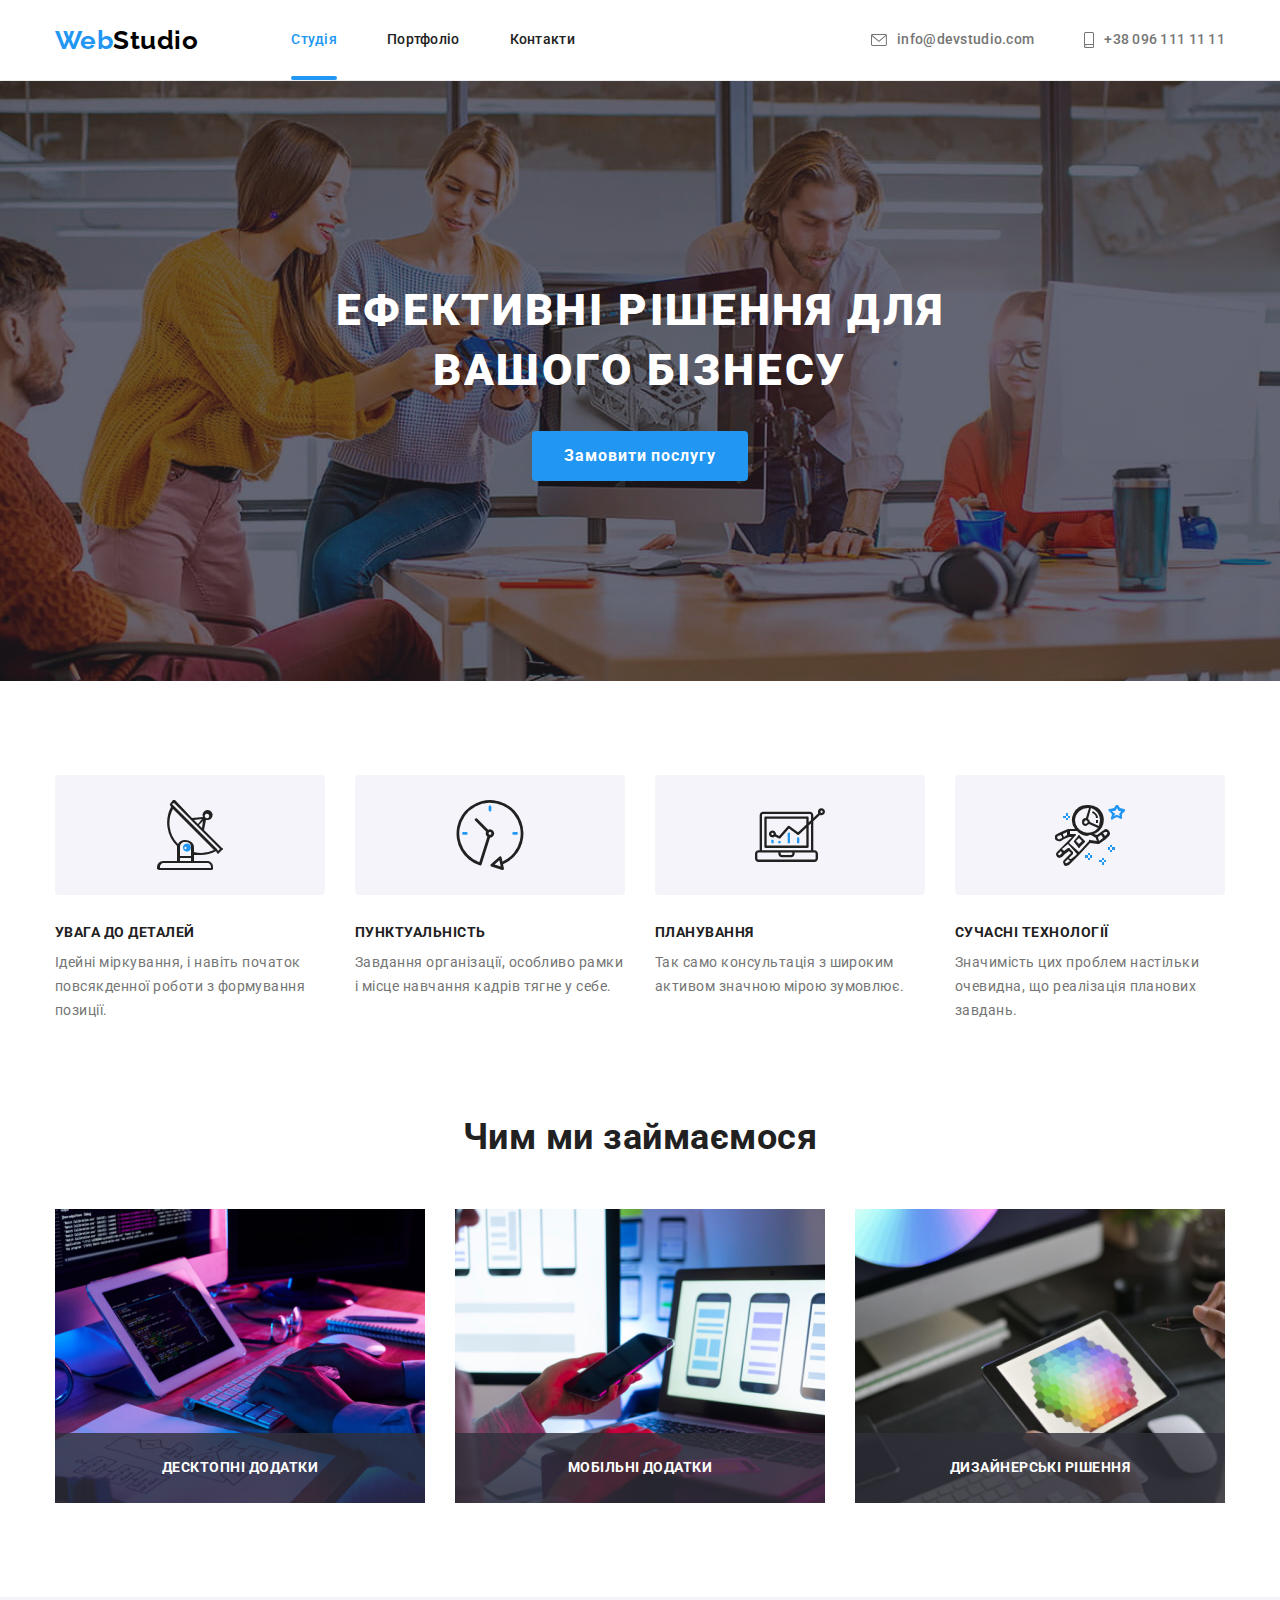
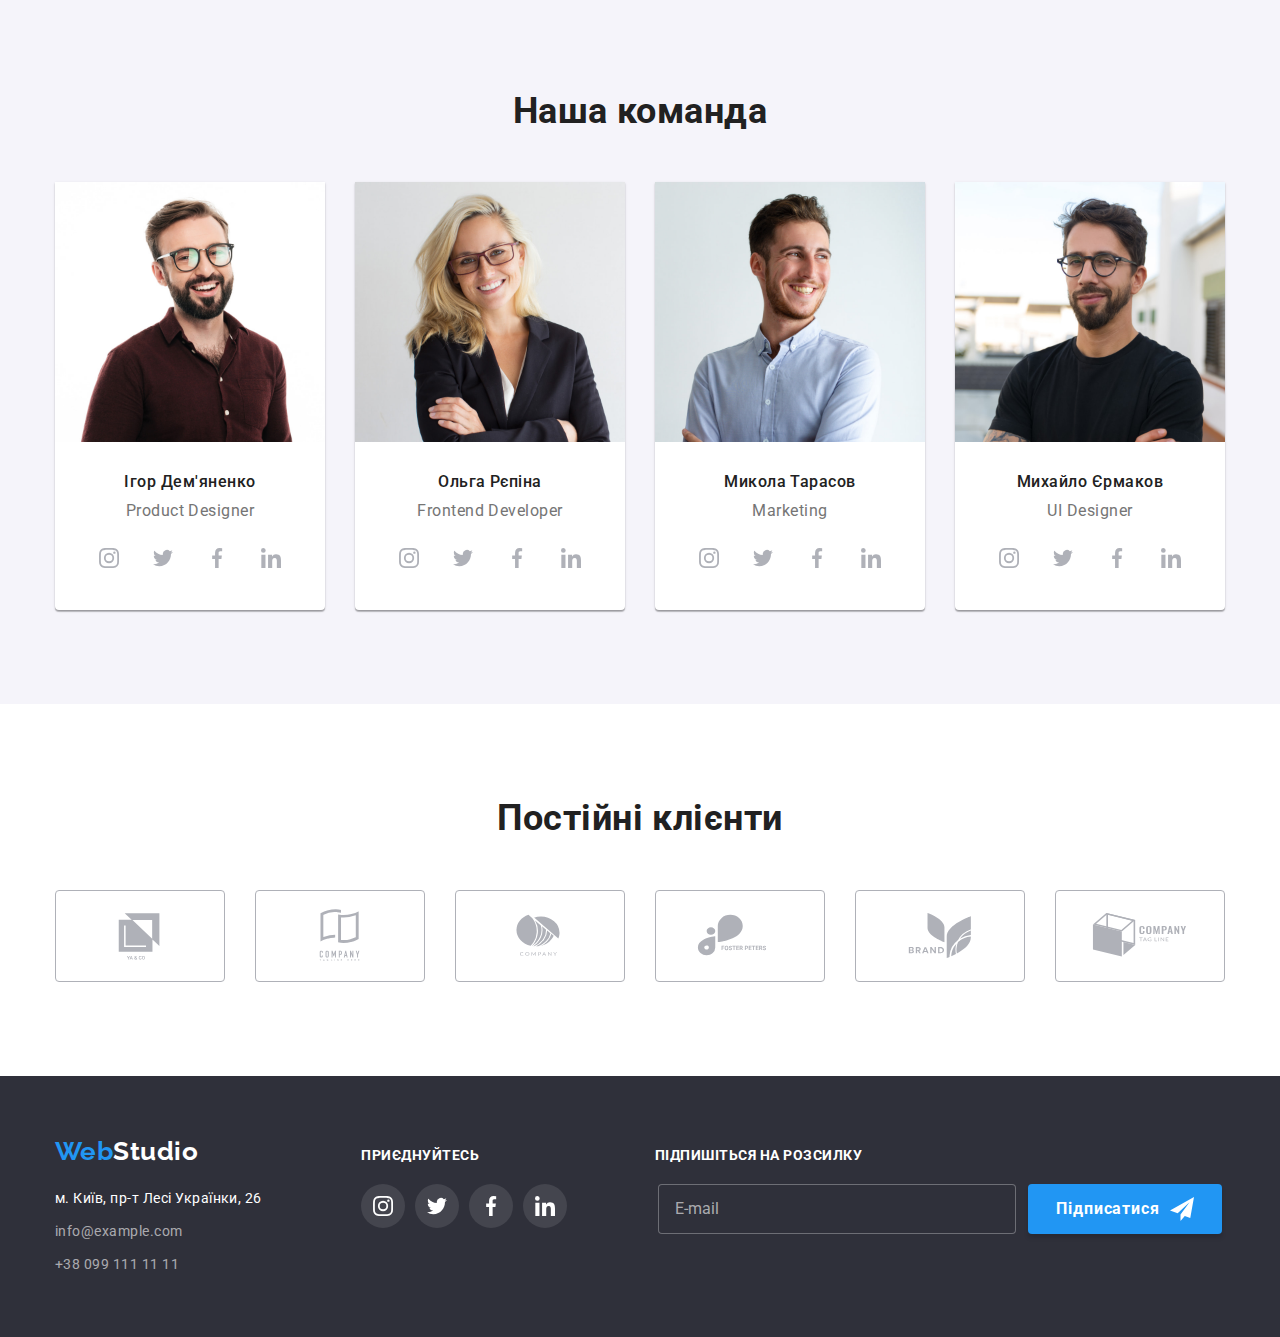
<file: index.html>
<!DOCTYPE html>
<html lang="ua">
  <head>
    <meta charset="UTF-8" />
    <meta http-equiv="X-UA-Compatible" content="IE=edge" />
    <meta name="viewport" content="width=device-width, initial-scale=1.0" />
    <title>WebStudio</title>
    <link
      href="https://fonts.googleapis.com/css2?family=Raleway:wght@700&family=Roboto:wght@400;500;700;900&display=swap"
      rel="stylesheet"
    />
    <link
      rel="stylesheet"
      href="https://cdnjs.cloudflare.com/ajax/libs/modern-normalize/1.1.0/modern-normalize.min.css"
    />
    <link rel="stylesheet" href="./css/main.min.css" />
  </head>
  <body>
    <!-- Header  -->
    <header class="header">
      <div class="container header-container">
        <nav class="header__nav">
          <a href="./index.html" class="logo"
            >Web<span class="logo_header logo__header--accent">Studio</span></a
          >
          <ul class="site-nav list">
            <li class="site-nav__item">
              <a
                href="./index.html"
                class="site-nav__link site-nav__link--current"
                >Студія</a
              >
            </li>
            <li class="site-nav__item">
              <a href="./portfolio.html" class="site-nav__link">Портфоліо</a>
            </li>
            <li class="site-nav__item">
              <a href="" class="site-nav__link">Контакти</a>
            </li>
          </ul>
        </nav>
        <ul class="contacts header__contacts list">
          <li class="contacts__item contacts__item--header">
            <a href="mailto:info@devstudio.com" class="contacts__link contacts__link--header">
              <svg class="contacts__icon" width="16px" height="12px">
                <use href="./images/icons.svg#envelope"></use>
              </svg>
              info@devstudio.com
            </a>
          </li>
          <li class="contacts__item contacts__item--header">
            <a href="tel:+380961111111" class="contacts__link contacts__link--header">
              <svg class="contacts__icon" width="10px" height="16px">
                <use href="./images/icons.svg#smartphone"></use>
              </svg>
              +38 096 111 11 11
            </a>
          </li>
        </ul>
      </div>
    </header>
    <!-- Main content -->
    <main>
      <!-- Hero -->
      <div class="hero-container">
        <section class="hero">
          <h1 class="hero__title">Ефективні рішення для вашого бізнесу</h1>
          <button data-modal-open class="hero__button">Замовити послугу</button>
        </section>
      </div>

      <!-- Qualities -->
      <section class="section">
        <div class="container">
          <h2 class="section__title section__title--hidden">Наші якості</h2>
          <ul class="qualities list">
            <li class="qualities__item">
              <div class="qualities__icon-container">
                <svg class="qualities__icon">
                  <use href="./images/icons.svg#antenna"></use>
                </svg>
              </div>
              <h3 class="qualities__title">Увага до деталей</h3>
              <p class="qualities__text">
                Ідейні міркування, і навіть початок повсякденної роботи з
                формування позиції.
              </p>
            </li>
            <li class="qualities__item">
              <div class="qualities__icon-container">
                <svg class="qualities__icon">
                  <use href="./images/icons.svg#clock"></use>
                </svg>
              </div>
              <h3 class="qualities__title">Пунктуальність</h3>
              <p class="qualities__text">
                Завдання організації, особливо рамки і місце навчання кадрів
                тягне у себе.
              </p>
            </li>
            <li class="qualities__item">
              <div class="qualities__icon-container">
                <svg class="qualities__icon">
                  <use href="./images/icons.svg#diagram"></use>
                </svg>
              </div>
              <h3 class="qualities__title">Планування</h3>
              <p class="qualities__text">
                Так само консультація з широким активом значною мірою зумовлює.
              </p>
            </li>
            <li class="qualities__item">
              <div class="qualities__icon-container">
                <svg class="qualities__icon">
                  <use href="./images/icons.svg#astronaut"></use>
                </svg>
              </div>
              <h3 class="qualities__title">Сучасні технології</h3>
              <p class="qualities__text">
                Значимість цих проблем настільки очевидна, що реалізація
                планових завдань.
              </p>
            </li>
          </ul>
        </div>
      </section>

      <!-- Work -->
      <section class="section section--no-top-padding">
        <div class="container">
          <h2 class="section__title">Чим ми займаємося</h2>
          <ul class="work list">
            <li class="work__item">
              <img
                src="./images/studio/box1.jpg"
                alt="Поиск решений"
                width="370"
                height="auto"
              />
              <p class="work__description">Десктопні додатки</p>
            </li>
            <li class="work__item">
              <img
                src="./images/studio/box2.jpg"
                alt="Створення прототипів"
                width="370"
                height="auto"
              />
              <p class="work__description">Мобільні додатки</p>
            </li>
            <li class="work__item">
              <img
                src="./images/studio/box3.jpg"
                alt="Тестирование идей"
                width="370"
                height="auto"
              />
              <p class="work__description">Дизайнерські рішення</p>
            </li>
          </ul>
        </div>
      </section>

      <!-- Team -->
      <section class="section section__team">
        <div class="container">
          <h2 class="section__title">Наша команда</h2>
          <ul class="team list">
            <li class="team__item">
              <img
                src="./images/studio/igor.jpg"
                alt="Ігор Дем'яненко"
                width="270"
                height="260"
                class="team__photo"
              />
              <h3 class="team__member">Ігор Дем'яненко</h3>
              <p class="team__job">Product Designer</p>
              <ul class="social-net list">
                <li class="social-net__item">
                  <a href="" class="social-net__link">
                    <svg class="social-net__icon">
                      <use href="./images/icons.svg#instagram"></use></svg
                  ></a>
                </li>
                <li class="social-net__item">
                  <a href="" class="social-net__link"
                    ><svg class="social-net__icon">
                      <use href="./images/icons.svg#twitter"></use></svg
                  ></a>
                </li>
                <li class="social-net__item">
                  <a href="" class="social-net__link"
                    ><svg class="social-net__icon">
                      <use href="./images/icons.svg#facebook"></use></svg
                  ></a>
                </li>
                <li class="social-net__item">
                  <a href="" class="social-net__link"
                    ><svg class="social-net__icon">
                      <use href="./images/icons.svg#linkedin"></use></svg
                  ></a>
                </li>
              </ul>
            </li>
            <li class="team__item">
              <img
                src="./images/studio/olha.jpg"
                alt="Ольга Рєпіна"
                width="270"
                height="260"
                class="team__photo"
              />
              <h3 class="team__member">Ольга Рєпіна</h3>
              <p class="team__job">Frontend Developer</p>
              <ul class="social-net list">
                <li class="social-net__item">
                  <a href="" class="social-net__link">
                    <svg class="social-net__icon">
                      <use href="./images/icons.svg#instagram"></use></svg
                  ></a>
                </li>
                <li class="social-net__item">
                  <a href="" class="social-net__link"
                    ><svg class="social-net__icon">
                      <use href="./images/icons.svg#twitter"></use></svg
                  ></a>
                </li>
                <li class="social-net__item">
                  <a href="" class="social-net__link"
                    ><svg class="social-net__icon">
                      <use href="./images/icons.svg#facebook"></use></svg
                  ></a>
                </li>
                <li class="social-net__item">
                  <a href="" class="social-net__link"
                    ><svg class="social-net__icon">
                      <use href="./images/icons.svg#linkedin"></use></svg
                  ></a>
                </li>
              </ul>
            </li>
            <li class="team__item">
              <img
                src="./images/studio/kolia.jpg"
                alt="Микола Тарасов"
                width="270"
                height="260"
                class="team__photo"
              />
              <h3 class="team__member">Микола Тарасов</h3>
              <p class="team__job">Marketing</p>
              <ul class="social-net list">
                <li class="social-net__item">
                  <a href="" class="social-net__link">
                    <svg class="social-net__icon">
                      <use href="./images/icons.svg#instagram"></use></svg
                  ></a>
                </li>
                <li class="social-net__item">
                  <a href="" class="social-net__link"
                    ><svg class="social-net__icon">
                      <use href="./images/icons.svg#twitter"></use></svg
                  ></a>
                </li>
                <li class="social-net__item">
                  <a href="" class="social-net__link"
                    ><svg class="social-net__icon">
                      <use href="./images/icons.svg#facebook"></use></svg
                  ></a>
                </li>
                <li class="social-net__item">
                  <a href="" class="social-net__link"
                    ><svg class="social-net__icon">
                      <use href="./images/icons.svg#linkedin"></use></svg
                  ></a>
                </li>
              </ul>
            </li>
            <li class="team__item">
              <img
                src="./images/studio/misha.jpg"
                alt="Михайло Єрмаков"
                width="270"
                height="260"
                class="team__photo"
              />
              <h3 class="team__member">Михайло Єрмаков</h3>
              <p class="team__job">UI Designer</p>
              <ul class="social-net list">
                <li class="social-net__item">
                  <a href="" class="social-net__link">
                    <svg class="social-net__icon">
                      <use href="./images/icons.svg#instagram"></use></svg
                  ></a>
                </li>
                <li class="social-net__item">
                  <a href="" class="social-net__link"
                    ><svg class="social-net__icon">
                      <use href="./images/icons.svg#twitter"></use></svg
                  ></a>
                </li>
                <li class="social-net__item">
                  <a href="" class="social-net__link"
                    ><svg class="social-net__icon">
                      <use href="./images/icons.svg#facebook"></use></svg
                  ></a>
                </li>
                <li class="social-net__item">
                  <a href="" class="social-net__link"
                    ><svg class="social-net__icon">
                      <use href="./images/icons.svg#linkedin"></use></svg
                  ></a>
                </li>
              </ul>
            </li>
          </ul>
        </div>
      </section>

      <!-- Clients-->
      <section class="section">
        <div class="container">
          <h2 class="section__title">Постійні клієнти</h2>
          <ul class="clients list">
            <li class="clients__item">
              <a href="" class="clients__link">
                <svg class="clients__icon">
                  <use href="./images/icons.svg#client1-logo"></use>
                </svg>
              </a>
            </li>
            <li class="clients__item">
              <a href="" class="clients__link">
                <svg class="clients__icon">
                  <use href="./images/icons.svg#client2-logo"></use>
                </svg>
              </a>
            </li>
            <li class="clients__item">
              <a href="" class="clients__link">
                <svg class="clients__icon">
                  <use href="./images/icons.svg#client3-logo"></use>
                </svg>
              </a>
            </li>
            <li class="clients__item">
              <a href="" class="clients__link">
                <svg class="clients__icon">
                  <use href="./images/icons.svg#client4-logo"></use>
                </svg>
              </a>
            </li>
            <li class="clients__item">
              <a href="" class="clients__link">
                <svg class="clients__icon">
                  <use href="./images/icons.svg#client5-logo"></use>
                </svg>
              </a>
            </li>
            <li class="clients__item">
              <a href="" class="clients__link">
                <svg class="clients__icon">
                  <use href="./images/icons.svg#client6-logo"></use>
                </svg>
              </a>
            </li>
          </ul>
        </div>
      </section>

      <!-- Modal -->
      <div data-modal class="backdrop is-hidden">
        <div class="modal">
          <button data-modal-close class="close-button">
            <svg class="close-button__icon">
              <use href="./images/icons.svg#cross"></use>
            </svg>
          </button>

          <!-- Service form -->
          <form class="service-form">
            <p class="service-form__title">
              Залиште свої дані, ми вам передзвонимо
            </p>
            <div class="service-form__field">
              <label for="name"> Ім'я </label>
              <input type="text" name="name" id="name" autofocus />
              <svg class="service-form__icon">
                <use href="./images/icons.svg#person"></use>
              </svg>
            </div>
            <div class="service-form__field">
              <label for="phone">Телефон </label>
              <input type="tel" name="phone" id="phone" />
              <svg class="service-form__icon">
                <use href="./images/icons.svg#phone"></use>
              </svg>
            </div>
            <div class="service-form__field">
              <label for="email">Пошта</label>
              <input type="email" name="email" id="email" />
              <svg class="service-form__icon">
                <use href="./images/icons.svg#mail"></use>
              </svg>
            </div>
            <div class="service-form__field">
              <label for="comment">Коментар</label>
              <textarea
                name="comment"
                id="comment"
                placeholder="Введіть текст"
              ></textarea>
            </div>

            <label class="policy">
              <input
                class="policy__checkbox"
                type="checkbox"
                name="policy"
                value="agree"
              />
              <span class="policy__icon"> </span>
              Погоджуюся з розсилкою та приймаю
              <a href="" class="policy__link"> Умови договору</a>
            </label>

            <div class="send-button__container">
              <button type="submit" class="send-button">Відправити</button>
            </div>
          </form>
        </div>
      </div>
    </main>

    <!-- Footer -->
    <footer class="footer">
      <div class="container">
        <div class="footer-container">
          <div class="footer-nav">
            <a href="./index.html" class="logo footer__logo"
              >Web<span class="logo__footer--accent">Studio</span></a
            >
            <address>
              <p class="footer-nav__address">м. Київ, пр-т Лесі Українки, 26</p>
              <ul class="contacts list">
                <li class="contacts__item contacts__item--footer">
                  <a href="mailto:info@example.com" class="contacts__link contacts__link--footer">
                    info@example.com
                  </a>
                </li>
                <li class="contacts__item contacts__item--footer">
                  <a href="tel:+380991111111" class="contacts__link contacts__link--footer">
                    +38 099 111 11 11
                  </a>
                </li>
              </ul>
            </address>
          </div>
          <div class="footer__social-net-container">
            <p class="footer__join-text">приєднуйтесь</p>
            <ul class="social-net list">
              <li class="social-net__item">
                <a href="" class="social-net__link social-net__link--footer">
                  <svg class="social-net__icon">
                    <use href="./images/icons.svg#instagram"></use></svg
                ></a>
              </li>
              <li class="social-net__item">
                <a href="" class="social-net__link social-net__link--footer"
                  ><svg class="social-net__icon">
                    <use href="./images/icons.svg#twitter"></use></svg
                ></a>
              </li>
              <li class="social-net__item">
                <a href="" class="social-net__link social-net__link--footer"
                  ><svg class="social-net__icon">
                    <use href="./images/icons.svg#facebook"></use></svg
                ></a>
              </li>
              <li class="social-net__item">
                <a href="" class="social-net__link social-net__link--footer"
                  ><svg class="social-net__icon">
                    <use href="./images/icons.svg#linkedin"></use></svg
                ></a>
              </li>
            </ul>
          </div>
          <form class="subscribe-form">
            <p class="subscribe-form__title">Підпишіться на розсилку</p>
            <div class="subscribe-form__wrapper">
              <input type="email" name="mail" id="mail" placeholder="E-mail" />
              <button type="submit" class="submit-button">
                Підписатися
                <svg class="submit-button__icon">
                  <use href="./images/icons.svg#send"></use>
                </svg>
              </button>
            </div>
          </form>
        </div>
      </div>
    </footer>
    <script src="./js/modal.js"></script>
  </body>
</html>
</file>
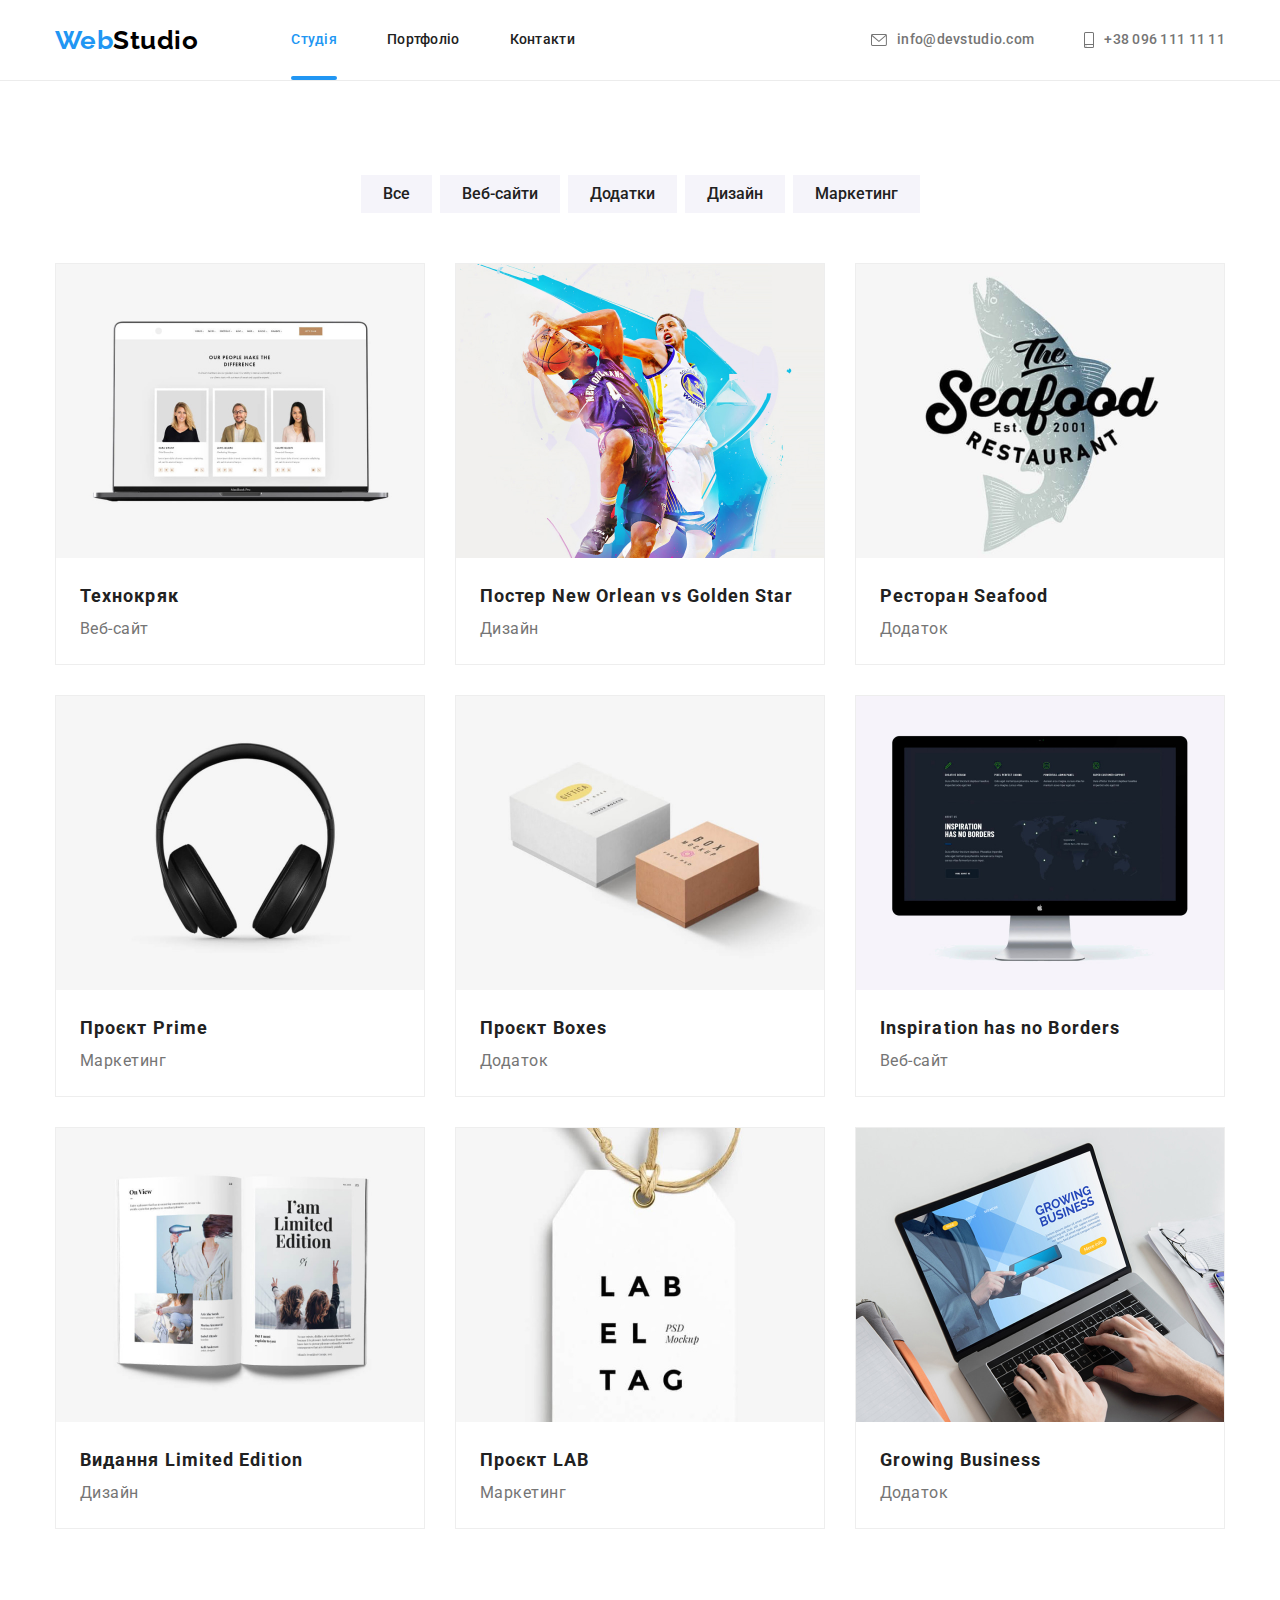
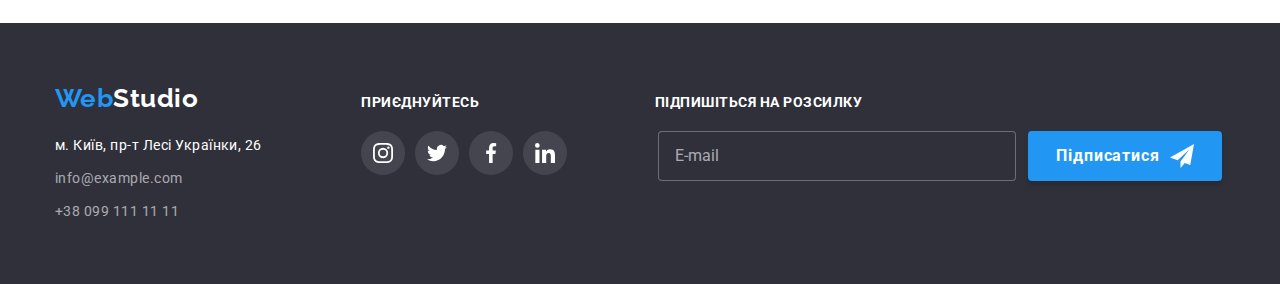
<file: portfolio.html>
<!DOCTYPE html>
<html lang="ua">
  <head>
    <meta charset="UTF-8" />
    <meta http-equiv="X-UA-Compatible" content="IE=edge" />
    <meta name="viewport" content="width=device-width, initial-scale=1.0" />
    <title>Portfolio</title>
    <link
      href="https://fonts.googleapis.com/css2?family=Raleway:wght@700&family=Roboto:wght@400;500;700;900&display=swap"
      rel="stylesheet"
    />
    <link
      rel="stylesheet"
      href="https://cdnjs.cloudflare.com/ajax/libs/modern-normalize/1.1.0/modern-normalize.min.css"
    />
    <link rel="stylesheet" href="./css/main.min.css" />
  </head>
  <body>
    <!-- Header  -->
   <header class="header">
      <div class="container header-container">
        <nav class="header__nav">
          <a href="./index.html" class="logo"
            >Web<span class="logo_header logo__header--accent">Studio</span></a
          >
          <ul class="site-nav list">
            <li class="site-nav__item">
              <a
                href="./index.html"
                class="site-nav__link site-nav__link--current"
                >Студія</a
              >
            </li>
            <li class="site-nav__item">
              <a href="./portfolio.html" class="site-nav__link">Портфоліо</a>
            </li>
            <li class="site-nav__item">
              <a href="" class="site-nav__link">Контакти</a>
            </li>
          </ul>
        </nav>
        <ul class="contacts header__contacts list">
          <li class="contacts__item contacts__item--header">
            <a href="mailto:info@devstudio.com" class="contacts__link contacts__link--header">
              <svg class="contacts__icon" width="16px" height="12px">
                <use href="./images/icons.svg#envelope"></use>
              </svg>
              info@devstudio.com
            </a>
          </li>
          <li class="contacts__item contacts__item--header">
            <a href="tel:+380961111111" class="contacts__link contacts__link--header">
              <svg class="contacts__icon" width="10px" height="16px">
                <use href="./images/icons.svg#smartphone"></use>
              </svg>
              +38 096 111 11 11
            </a>
          </li>
        </ul>
      </div>
    </header>

    <!-- Main content -->
    <main>
      <!-- Work examples -->
      <section class="section">
        <div class="container">
          <h1 class="section-title section__title--hidden">Наші роботи</h1>
          <ul class="work-categories list">
            <li class="work-categories__item">
              <button type="button" class="work-categories__button">Все</button>
            </li>
            <li class="work-categories__item">
              <button type="button" class="work-categories__button">
                Веб-сайти
              </button>
            </li>
            <li class="work-categories__item">
              <button type="button" class="work-categories__button">
                Додатки
              </button>
            </li>
            <li class="work-categories__item">
              <button type="button" class="work-categories__button">
                Дизайн
              </button>
            </li>
            <li class="work-categories__item">
              <button type="button" class="work-categories__button">
                Маркетинг
              </button>
            </li>
          </ul>
          <ul class="work-example list">
            <li class="work-example__item">
              <div class="work-example__image">
                <img
                  src="./images/portfolio/techno.jpg"
                  alt="Технокряк"
                  width="370"
                  height="294"
                />
                <p class="work-example__text">
                  Ресурс пропонує комплексні пропозиції з різним рівнем
                  функціоналу та сервісів. Все це дозволить відвідувачу отримати
                  вичерпні відомості про компанію чи приватну особу.
                </p>
              </div>
              <div class="work-description">
                <h2 class="work-description__title">Технокряк</h2>
                <p class="work-description__text">Веб-сайт</p>
              </div>
            </li>
            <li class="work-example__item">
              <div class="work-example__image">
                <img
                  src="./images/portfolio/new-orlean.jpg"
                  alt="Постер New Orlean vs Golden Star"
                  width="370"
                  height="294"
                />
                <p class="work-example__text">
                  Ресурс пропонує комплексні пропозиції з різним рівнем
                  функціоналу та сервісів. Все це дозволить відвідувачу отримати
                  вичерпні відомості про компанію чи приватну особу.
                </p>
              </div>
              <div class="work-description">
                <h2 class="work-description__title">
                  Постер New Orlean vs Golden Star
                </h2>
                <p class="work-description__text">Дизайн</p>
              </div>
            </li>
            <li class="work-example__item">
              <div class="work-example__image">
                <img
                  src="./images/portfolio/seafood.jpg"
                  alt="Ресторан Seafood"
                  width="370"
                  height="294"
                />
                <p class="work-example__text">
                  Ресурс пропонує комплексні пропозиції з різним рівнем
                  функціоналу та сервісів. Все це дозволить відвідувачу отримати
                  вичерпні відомості про компанію чи приватну особу.
                </p>
              </div>
              <div class="work-description">
                <h2 class="work-description__title">Ресторан Seafood</h2>
                <p class="work-description__text">Додаток</p>
              </div>
            </li>
            <li class="work-example__item">
              <div class="work-example__image">
                <img
                  src="./images/portfolio/prime.jpg"
                  alt="Проєкт Prime"
                  width="370"
                  height="294"
                />
                <p class="work-example__text">
                  Ресурс пропонує комплексні пропозиції з різним рівнем
                  функціоналу та сервісів. Все це дозволить відвідувачу отримати
                  вичерпні відомості про компанію чи приватну особу.
                </p>
              </div>
              <div class="work-description">
                <h2 class="work-description__title">Проєкт Prime</h2>
                <p class="work-description__text">Маркетинг</p>
              </div>
            </li>
            <li class="work-example__item">
              <div class="work-example__image">
                <img
                  src="./images/portfolio/boxes.jpg"
                  alt="Проєкт Boxes"
                  width="370"
                  height="294"
                />
                <p class="work-example__text">
                  Ресурс пропонує комплексні пропозиції з різним рівнем
                  функціоналу та сервісів. Все це дозволить відвідувачу отримати
                  вичерпні відомості про компанію чи приватну особу.
                </p>
              </div>
              <div class="work-description">
                <h2 class="work-description__title">Проєкт Boxes</h2>
                <p class="work-description__text">Додаток</p>
              </div>
            </li>
            <li class="work-example__item">
              <div class="work-example__image">
                <img
                  src="./images/portfolio/inspiration.jpg"
                  alt="Inspiration has no Borders"
                  width="370"
                  height="294"
                />
                <p class="work-example__text">
                  Ресурс пропонує комплексні пропозиції з різним рівнем
                  функціоналу та сервісів. Все це дозволить відвідувачу отримати
                  вичерпні відомості про компанію чи приватну особу.
                </p>
              </div>
              <div class="work-description">
                <h2 class="work-description__title">
                  Inspiration has no Borders
                </h2>
                <p class="work-description__text">Веб-сайт</p>
              </div>
            </li>
            <li class="work-example__item">
              <div class="work-example__image">
                <img
                  src="./images/portfolio/limited-edition.jpg"
                  alt="Видання Limited Edition"
                  width="370"
                  height="294"
                />
                <p class="work-example__text">
                  Ресурс пропонує комплексні пропозиції з різним рівнем
                  функціоналу та сервісів. Все це дозволить відвідувачу отримати
                  вичерпні відомості про компанію чи приватну особу.
                </p>
              </div>
              <div class="work-description">
                <h2 class="work-description__title">Видання Limited Edition</h2>
                <p class="work-description__text">Дизайн</p>
              </div>
            </li>
            <li class="work-example__item">
              <div class="work-example__image">
                <img
                  src="./images/portfolio/lab.jpg"
                  alt="Проєкт LAB"
                  width="370"
                  height="294"
                />
                <p class="work-example__text">
                  Ресурс пропонує комплексні пропозиції з різним рівнем
                  функціоналу та сервісів. Все це дозволить відвідувачу отримати
                  вичерпні відомості про компанію чи приватну особу.
                </p>
              </div>
              <div class="work-description">
                <h2 class="work-description__title">Проєкт LAB</h2>
                <p class="work-description__text">Маркетинг</p>
              </div>
            </li>
            <li class="work-example__item">
              <div class="work-example__image">
                <img
                  src="./images/portfolio/growing-business.jpg"
                  alt="Growing Business"
                  width="370"
                  height="294"
                />
                <p class="work-example__text">
                  Ресурс пропонує комплексні пропозиції з різним рівнем
                  функціоналу та сервісів. Все це дозволить відвідувачу отримати
                  вичерпні відомості про компанію чи приватну особу.
                </p>
              </div>
              <div class="work-description">
                <h2 class="work-description__title">Growing Business</h2>
                <p class="work-description__text">Додаток</p>
              </div>
            </li>
          </ul>
        </div>
      </section>
    </main>

    <!-- Footer -->
     <footer class="footer">
      <div class="container">
        <div class="footer-container">
          <div class="footer-nav">
            <a href="./index.html" class="logo footer__logo"
              >Web<span class="logo__footer--accent">Studio</span></a
            >
            <address>
              <p class="footer-nav__address">м. Київ, пр-т Лесі Українки, 26</p>
              <ul class="contacts list">
                <li class="contacts__item contacts__item--footer">
                  <a href="mailto:info@example.com" class="contacts__link contacts__link--footer">
                    info@example.com
                  </a>
                </li>
                <li class="contacts__item contacts__item--footer">
                  <a href="tel:+380991111111" class="contacts__link contacts__link--footer">
                    +38 099 111 11 11
                  </a>
                </li>
              </ul>
            </address>
          </div>
          <div class="footer__social-net-container">
            <p class="footer__join-text">приєднуйтесь</p>
            <ul class="social-net list">
              <li class="social-net__item">
                <a href="" class="social-net__link social-net__link--footer">
                  <svg class="social-net__icon">
                    <use href="./images/icons.svg#instagram"></use></svg
                ></a>
              </li>
              <li class="social-net__item">
                <a href="" class="social-net__link social-net__link--footer"
                  ><svg class="social-net__icon">
                    <use href="./images/icons.svg#twitter"></use></svg
                ></a>
              </li>
              <li class="social-net__item">
                <a href="" class="social-net__link social-net__link--footer"
                  ><svg class="social-net__icon">
                    <use href="./images/icons.svg#facebook"></use></svg
                ></a>
              </li>
              <li class="social-net__item">
                <a href="" class="social-net__link social-net__link--footer"
                  ><svg class="social-net__icon">
                    <use href="./images/icons.svg#linkedin"></use></svg
                ></a>
              </li>
            </ul>
          </div>
          <form class="subscribe-form">
            <p class="subscribe-form__title">Підпишіться на розсилку</p>
            <div class="subscribe-form__wrapper">
              <input type="email" name="mail" id="mail" placeholder="E-mail" />
              <button type="submit" class="submit-button">
                Підписатися
                <svg class="submit-button__icon">
                  <use href="./images/icons.svg#send"></use>
                </svg>
              </button>
            </div>
          </form>
        </div>
      </div>
    </footer>
  </body>
</html>
</file>
<file: css/main.min.css>
html{-webkit-box-sizing:border-box;box-sizing:border-box}*,* ::before,* ::after{-webkit-box-sizing:inherit;box-sizing:inherit}body{color:#757575;font-family:"Roboto",sans-serif;letter-spacing:0.03em}img{display:block}textarea{resize:none}.list{padding:0;margin:0;list-style:none}.container{margin:0 auto;padding-left:15px;padding-right:15px;width:1200px}.header{border-bottom:1px solid #ECECEC}.header-container{display:-webkit-box;display:-ms-flexbox;display:flex}.header__nav{display:-webkit-box;display:-ms-flexbox;display:flex;-webkit-box-align:center;-ms-flex-align:center;align-items:center}.header__contacts{display:-webkit-box;display:-ms-flexbox;display:flex;margin-left:auto}.logo{margin-right:93px;color:#2196F3;font-family:"Raleway",sans-serif;font-weight:700;font-size:26px;line-height:1.19;text-decoration:none}.logo__header--accent{color:#000}.logo__footer--accent{color:#fff}.site-nav{display:-webkit-box;display:-ms-flexbox;display:flex}.site-nav__item:not(:last-child){margin-right:50px}.site-nav__link{display:block;padding-top:32px;padding-bottom:32px;color:#212121;font-weight:500;font-size:14px;line-height:1.14;letter-spacing:0.02em;text-decoration:none;-webkit-transition:color 250ms cubic-bezier(0.4, 0, 0.2, 1);transition:color 250ms cubic-bezier(0.4, 0, 0.2, 1)}.site-nav__link:hover,.site-nav__link:focus{color:#2196F3}.site-nav__link--current{position:relative;color:#2196F3}.site-nav__link--current::after{position:absolute;left:0;bottom:0;content:" ";display:inline-block;height:4px;width:100%;border-radius:2px;background:#2196F3}.contacts__item--header:not(:last-child){margin-right:50px}.contacts__item--footer:not(:last-child){margin-bottom:9px}.contacts__link{font-style:normal;font-size:14px;text-decoration:none;-webkit-transition:color 250ms cubic-bezier(0.4, 0, 0.2, 1);transition:color 250ms cubic-bezier(0.4, 0, 0.2, 1)}.contacts__link:hover,.contacts__link:focus{color:#2196F3}.contacts__link--header{display:-webkit-box;display:-ms-flexbox;display:flex;padding-top:32px;padding-bottom:32px;-webkit-box-align:center;-ms-flex-align:center;align-items:center;color:#757575;font-weight:500;line-height:1.14;letter-spacing:0.02em}.contacts__link--footer{color:rgba(255,255,255,0.6);line-height:1.71}.contacts__icon{margin-right:10px;fill:currentColor}.hero-container{max-width:1600px;height:600px;margin-left:auto;margin-right:auto;background-image:-webkit-gradient(linear, left top, right top, from(rgba(47,48,58,0.4)), to(rgba(47,48,58,0.4))),url(../images/studio/hero-img.jpg);background-image:linear-gradient(to right, rgba(47,48,58,0.4), rgba(47,48,58,0.4)),url(../images/studio/hero-img.jpg);background-color:#2F303A;background-repeat:no-repeat;background-position:center;background-size:cover}.hero{padding-top:200px;padding-bottom:200px;text-align:center}.hero__title{width:696px;margin:0 auto;margin-bottom:30px;color:#fff;font-weight:900;font-size:44px;line-height:1.36;text-align:center;letter-spacing:0.06em;text-transform:uppercase}.hero__button{cursor:pointer;padding:10px 32px;min-width:200px;text-align:center;border:transparent;border-radius:4px;background-color:#2196F3;color:#fff;font-family:"Roboto",sans-serif;font-weight:700;font-size:16px;line-height:1.88;letter-spacing:0.06em;-webkit-transition:background-color 250ms cubic-bezier(0.4, 0, 0.2, 1);transition:background-color 250ms cubic-bezier(0.4, 0, 0.2, 1)}.hero__button:hover,.hero__button:focus{background-color:#188CE8}.section{padding-top:94px;padding-bottom:94px}.section--no-top-padding{padding-top:0}.section__title{margin-top:0;margin-bottom:50px;color:#212121;font-weight:700;font-size:36px;line-height:1.16;text-align:center}.section__title--hidden{display:none}.qualities{display:-webkit-box;display:-ms-flexbox;display:flex;-ms-flex-wrap:wrap;flex-wrap:wrap}.qualities__item{width:270px;margin-right:30px}.qualities__item:last-child{margin-right:0}.qualities__icon{height:70px;width:70px}.qualities__icon-container{display:-webkit-box;display:-ms-flexbox;display:flex;height:120px;margin-bottom:30px;border-radius:4px;-webkit-box-pack:center;-ms-flex-pack:center;justify-content:center;-webkit-box-align:center;-ms-flex-align:center;align-items:center;background-color:#F5F4FA}.qualities__title{margin-top:0;margin-bottom:10px;color:#212121;font-weight:700;font-size:14px;line-height:1.14;text-transform:uppercase}.qualities__text{margin-top:0;margin-bottom:0;font-size:14px;line-height:1.71}.work{display:-webkit-box;display:-ms-flexbox;display:flex}.work__item{position:relative}.work__item:not(:last-child){margin-right:30px}.work__description{position:absolute;bottom:0;left:0;display:-webkit-inline-box;display:-ms-inline-flexbox;display:inline-flex;-webkit-box-align:center;-ms-flex-align:center;align-items:center;-webkit-box-pack:center;-ms-flex-pack:center;justify-content:center;margin-top:0;margin-bottom:0;width:370px;height:70px;color:#fff;background:rgba(47,48,58,0.8);font-weight:700;font-size:14px;line-height:1.14;text-transform:uppercase}.section__team{background-color:#F5F4FA}.team{display:-webkit-box;display:-ms-flexbox;display:flex}.team__item{padding-bottom:30px;border-radius:0px 0px 4px 4px;background-color:#fff;-webkit-box-shadow:0px 1px 3px rgba(0,0,0,0.12),0px 1px 1px rgba(0,0,0,0.14),0px 2px 1px rgba(0,0,0,0.2);box-shadow:0px 1px 3px rgba(0,0,0,0.12),0px 1px 1px rgba(0,0,0,0.14),0px 2px 1px rgba(0,0,0,0.2)}.team__item:not(:last-child){margin-right:30px}.team__photo{margin-bottom:30px}.team__member{margin-top:0;margin-bottom:10px;color:#212121;font-weight:500;font-size:16px;line-height:1.19;text-align:center}.team__job{margin-top:0;margin-bottom:16px;font-size:16px;line-height:1.19;text-align:center}.social-net{display:-webkit-box;display:-ms-flexbox;display:flex;-webkit-box-pack:center;-ms-flex-pack:center;justify-content:center}.social-net__item:not(:last-child){padding-right:10px}.social-net__link{display:-webkit-box;display:-ms-flexbox;display:flex;padding:12px;border-radius:50%;color:#AFB1B8;-webkit-transition:color 250ms cubic-bezier(0.4, 0, 0.2, 1),background-color 250ms cubic-bezier(0.4, 0, 0.2, 1);transition:color 250ms cubic-bezier(0.4, 0, 0.2, 1),background-color 250ms cubic-bezier(0.4, 0, 0.2, 1)}.social-net__link:hover,.social-net__link:focus{color:#fff;background-color:#2196F3}.social-net__icon{height:20px;width:20px;fill:currentColor}.social-net__link--footer{color:#fff;background-color:rgba(255,255,255,0.1);-webkit-transition:background-color 250ms cubic-bezier(0.4, 0, 0.2, 1);transition:background-color 250ms cubic-bezier(0.4, 0, 0.2, 1)}.social-net__link--footer:hover,.social-net__link--footer:focus{background-color:#2196F3}.clients{display:-webkit-box;display:-ms-flexbox;display:flex}.clients__link{width:100%;height:100%;display:-webkit-box;display:-ms-flexbox;display:flex;-webkit-box-align:center;-ms-flex-align:center;align-items:center;-webkit-box-pack:center;-ms-flex-pack:center;justify-content:center;border:1px solid #AFB1B8;border-radius:4px;color:#AFB1B8;-webkit-transition:color 250ms cubic-bezier(0.4, 0, 0.2, 1),border-color 250ms cubic-bezier(0.4, 0, 0.2, 1);transition:color 250ms cubic-bezier(0.4, 0, 0.2, 1),border-color 250ms cubic-bezier(0.4, 0, 0.2, 1)}.clients__link:hover,.clients__link:focus{color:#2196F3;border-color:#2196F3}.clients__item{width:170px;height:92px}.clients__item:not(:last-child){margin-right:30px}.clients__icon{width:106px;height:60px;fill:currentColor}.footer{padding:60px 0;background-color:#2F303A}.footer-container{display:-webkit-box;display:-ms-flexbox;display:flex}.footer-nav{margin-right:70px}.footer__logo{display:inline-block;margin-bottom:20px}.footer-nav__address{margin-top:0;margin-bottom:9px;color:#fff;font-style:normal;font-size:14px;line-height:1.71}.footer__join-text{margin-top:12px;margin-bottom:20px;color:#fff;font-weight:700;font-size:14px;line-height:1.14;text-transform:uppercase}.work-categories{display:-webkit-box;display:-ms-flexbox;display:flex;-webkit-box-pack:center;-ms-flex-pack:center;justify-content:center;margin-bottom:50px}.work-categories__item:not(:last-child){margin-right:8px}.work-categories__button{padding:6px 22px;border:transparent;background-color:#F5F4FA;color:#212121;font-family:"Roboto",sans-serif;font-weight:500;font-size:16px;line-height:1.62;text-align:center;cursor:pointer;-webkit-transition:border-color 250ms cubic-bezier(0.4, 0, 0.2, 1),color 250ms cubic-bezier(0.4, 0, 0.2, 1),background-color 250ms cubic-bezier(0.4, 0, 0.2, 1),-webkit-box-shadow 250ms cubic-bezier(0.4, 0, 0.2, 1);transition:border-color 250ms cubic-bezier(0.4, 0, 0.2, 1),color 250ms cubic-bezier(0.4, 0, 0.2, 1),background-color 250ms cubic-bezier(0.4, 0, 0.2, 1),-webkit-box-shadow 250ms cubic-bezier(0.4, 0, 0.2, 1);transition:border-color 250ms cubic-bezier(0.4, 0, 0.2, 1),color 250ms cubic-bezier(0.4, 0, 0.2, 1),background-color 250ms cubic-bezier(0.4, 0, 0.2, 1),box-shadow 250ms cubic-bezier(0.4, 0, 0.2, 1);transition:border-color 250ms cubic-bezier(0.4, 0, 0.2, 1),color 250ms cubic-bezier(0.4, 0, 0.2, 1),background-color 250ms cubic-bezier(0.4, 0, 0.2, 1),box-shadow 250ms cubic-bezier(0.4, 0, 0.2, 1),-webkit-box-shadow 250ms cubic-bezier(0.4, 0, 0.2, 1)}.work-categories__button:hover,.work-categories__button:focus{background-color:#2196F3;color:#fff;-webkit-box-shadow:0px 3px 1px rgba(0,0,0,0.1),0px 1px 2px rgba(0,0,0,0.08),0px 2px 2px rgba(0,0,0,0.12);box-shadow:0px 3px 1px rgba(0,0,0,0.1),0px 1px 2px rgba(0,0,0,0.08),0px 2px 2px rgba(0,0,0,0.12)}.work-example{display:-webkit-box;display:-ms-flexbox;display:flex;-ms-flex-wrap:wrap;flex-wrap:wrap}.work-example__item{width:calc((100% - 2*30px)/3);border:1px solid #eee;background-color:#fff;-webkit-transition:-webkit-box-shadow 250ms cubic-bezier(0.4, 0, 0.2, 1);transition:-webkit-box-shadow 250ms cubic-bezier(0.4, 0, 0.2, 1);transition:box-shadow 250ms cubic-bezier(0.4, 0, 0.2, 1);transition:box-shadow 250ms cubic-bezier(0.4, 0, 0.2, 1), -webkit-box-shadow 250ms cubic-bezier(0.4, 0, 0.2, 1)}.work-example__item:hover,.work-example__item:focus{-webkit-box-shadow:0px 1px 1px rgba(0,0,0,0.12),0px 4px 4px rgba(0,0,0,0.06),1px 4px 6px rgba(0,0,0,0.16);box-shadow:0px 1px 1px rgba(0,0,0,0.12),0px 4px 4px rgba(0,0,0,0.06),1px 4px 6px rgba(0,0,0,0.16)}.work-example__item:not(:nth-child(3n)){margin-right:30px}.work-example__item:not(:nth-last-child(-n+3)){margin-bottom:30px}.work-example__item:hover .work-example__text{-webkit-transform:translateY(0);transform:translateY(0)}.work-example__image{position:relative;overflow:hidden}.work-example__text{position:absolute;left:0;top:0;width:100%;height:100%;padding:63px 24px;margin:0;background-color:rgba(33,150,243,0.9);color:#fff;font-size:18px;line-height:1.55;-webkit-transform:translateY(100%);transform:translateY(100%);-webkit-transition:-webkit-transform 250ms cubic-bezier(0.4, 0, 0.2, 1);transition:-webkit-transform 250ms cubic-bezier(0.4, 0, 0.2, 1);transition:transform 250ms cubic-bezier(0.4, 0, 0.2, 1);transition:transform 250ms cubic-bezier(0.4, 0, 0.2, 1), -webkit-transform 250ms cubic-bezier(0.4, 0, 0.2, 1)}.work-description{padding-top:20px;padding-bottom:20px;padding-left:24px;padding-right:24px}.work-description__title{margin:0;color:#212121;font-weight:700;font-size:18px;line-height:2;letter-spacing:0.06em}.work-description__text{margin:0;font-size:16px;line-height:1.88}.backdrop{position:fixed;top:0;left:0;width:100%;height:100%;background-color:rgba(0,0,0,0.2);opacity:1;-webkit-transition:opacity 250ms cubic-bezier(0.4, 0, 0.2, 1);transition:opacity 250ms cubic-bezier(0.4, 0, 0.2, 1)}.backdrop.is-hidden{opacity:0;pointer-events:none}.backdrop.is-hidden .modal{-webkit-transform:translate(-50%, -50%) scale(0);transform:translate(-50%, -50%) scale(0)}.modal{position:absolute;left:50%;top:50%;-webkit-transform:translate(-50%, -50%) scale(1);transform:translate(-50%, -50%) scale(1);width:528px;height:581px;padding:40px;background:#fff;-webkit-box-shadow:0px 1px 3px rgba(0,0,0,0.12),0px 1px 1px rgba(0,0,0,0.14),0px 2px 1px rgba(0,0,0,0.2);box-shadow:0px 1px 3px rgba(0,0,0,0.12),0px 1px 1px rgba(0,0,0,0.14),0px 2px 1px rgba(0,0,0,0.2);border-radius:4px;-webkit-transition:-webkit-transform 250ms cubic-bezier(0.4, 0, 0.2, 1);transition:-webkit-transform 250ms cubic-bezier(0.4, 0, 0.2, 1);transition:transform 250ms cubic-bezier(0.4, 0, 0.2, 1);transition:transform 250ms cubic-bezier(0.4, 0, 0.2, 1), -webkit-transform 250ms cubic-bezier(0.4, 0, 0.2, 1)}.close-button{position:absolute;top:8px;right:8px;display:-webkit-box;display:-ms-flexbox;display:flex;padding:0;border-radius:50%;background:#fff;color:#000;border:1px solid rgba(0,0,0,0.1);cursor:pointer;-webkit-transition:fill 250ms cubic-bezier(0.4, 0, 0.2, 1);transition:fill 250ms cubic-bezier(0.4, 0, 0.2, 1)}.close-button:hover,.close-button:focus{fill:#2196F3}.close-button__icon{padding:10px;width:30px;height:30px}.service-form__title{margin:0;margin-bottom:12px;color:#212121;font-weight:700;font-size:20px;line-height:23px;text-align:center}.service-form__field{position:relative;display:-webkit-box;display:-ms-flexbox;display:flex;-webkit-box-orient:vertical;-webkit-box-direction:normal;-ms-flex-direction:column;flex-direction:column}.service-form__field:not(:last-child){margin-bottom:10px}.service-form__field:last-child{margin-bottom:20px}.service-form__field label{margin-bottom:4px;font-size:12px;line-height:1.16;letter-spacing:0.01em}.service-form__field input{padding-top:11px;padding-right:12px;padding-bottom:11px;padding-left:42px;border:1px solid rgba(33,33,33,0.2);border-radius:4px;-webkit-transition:border-color 250ms cubic-bezier(0.4, 0, 0.2, 1);transition:border-color 250ms cubic-bezier(0.4, 0, 0.2, 1)}.service-form__field input:focus,.service-form__field input:hover{outline:0;outline-offset:0;border-color:#2196F3}.service-form__field inputt:focus+.service-form__icon,.service-form__field input:hover+.service-form__icon{fill:#2196F3}.service-form__icon{-webkit-transition:fill 250ms cubic-bezier(0.4, 0, 0.2, 1);transition:fill 250ms cubic-bezier(0.4, 0, 0.2, 1)}.service-form__field textarea{width:448px;height:120px;padding:12px 16px;border:1px solid rgba(33,33,33,0.2);border-radius:4px}.service-form__field textarea::-webkit-input-placeholder{font-size:12px;line-height:1.16;letter-spacing:0.01em;color:rgba(117,117,117,0.5);-webkit-transition:border-color 250ms cubic-bezier(0.4, 0, 0.2, 1);transition:border-color 250ms cubic-bezier(0.4, 0, 0.2, 1)}.service-form__field textarea:-ms-input-placeholder{font-size:12px;line-height:1.16;letter-spacing:0.01em;color:rgba(117,117,117,0.5);-webkit-transition:border-color 250ms cubic-bezier(0.4, 0, 0.2, 1);transition:border-color 250ms cubic-bezier(0.4, 0, 0.2, 1)}.service-form__field textarea::-ms-input-placeholder{font-size:12px;line-height:1.16;letter-spacing:0.01em;color:rgba(117,117,117,0.5);-webkit-transition:border-color 250ms cubic-bezier(0.4, 0, 0.2, 1);transition:border-color 250ms cubic-bezier(0.4, 0, 0.2, 1)}.service-form__field textarea::placeholder{font-size:12px;line-height:1.16;letter-spacing:0.01em;color:rgba(117,117,117,0.5);-webkit-transition:border-color 250ms cubic-bezier(0.4, 0, 0.2, 1);transition:border-color 250ms cubic-bezier(0.4, 0, 0.2, 1)}.service-form__field textarea:hover,.service-form__field textarea:focus{outline:0;outline-offset:0;border-color:#2196F3}.service-form__icon{position:absolute;top:32px;left:15px;width:12px;height:12px}.policy{display:-webkit-box;display:-ms-flexbox;display:flex;-webkit-box-align:center;-ms-flex-align:center;align-items:center;-webkit-box-pack:center;-ms-flex-pack:center;justify-content:center;margin-bottom:30px;margin-left:8px;font-size:14px;line-height:1.71}.policy__checkbox{-webkit-appearance:none;-moz-appearance:none;appearance:none}.policy__checkbox:checked+.policy__icon{border-color:#2196F3;background-color:#2196F3;background-image:url("../images/check.svg");background-size:contain;background-origin:border-box}.policy__icon{display:-webkit-inline-box;display:-ms-inline-flexbox;display:inline-flex;margin-right:8px;width:16px;height:15px;border-radius:2px;border:1.5px solid #212121;-webkit-transition:border-color 250ms cubic-bezier(0.4, 0, 0.2, 1),background-color 250ms cubic-bezier(0.4, 0, 0.2, 1),background-image 250ms cubic-bezier(0.4, 0, 0.2, 1);transition:border-color 250ms cubic-bezier(0.4, 0, 0.2, 1),background-color 250ms cubic-bezier(0.4, 0, 0.2, 1),background-image 250ms cubic-bezier(0.4, 0, 0.2, 1)}.policy__link{margin-left:2px;color:#2196F3}.send-button__container{display:-webkit-box;display:-ms-flexbox;display:flex;-webkit-box-pack:center;-ms-flex-pack:center;justify-content:center}.send-button{cursor:pointer;padding:10px 52px;min-width:96px;text-align:center;border-radius:4px;border:transparent;font-family:"Roboto",sans-serif;font-weight:700;font-size:16px;line-height:1.88;letter-spacing:0.06em;color:#fff;background-color:#2196F3;-webkit-box-shadow:0px 4px 4px rgba(0,0,0,0.15);box-shadow:0px 4px 4px rgba(0,0,0,0.15);-webkit-transition:background-color 250ms cubic-bezier(0.4, 0, 0.2, 1);transition:background-color 250ms cubic-bezier(0.4, 0, 0.2, 1)}.send-button:hover,.send-button:focus{background-color:#188CE8}.subscribe-form{width:570px;margin-left:auto}.subscribe-form__title{margin-top:12px;margin-bottom:20px;font-weight:700;font-size:14px;line-height:1.14;text-transform:uppercase;color:#fff}.subscribe-form__wrapper{display:-webkit-box;display:-ms-flexbox;display:flex;-webkit-box-pack:center;-ms-flex-pack:center;justify-content:center}.subscribe-form input{width:358px;padding:15px 16px;border-radius:4px;background-color:#2F303A;border:1px solid rgba(255,255,255,0.3);-webkit-transition:border-color 250ms cubic-bezier(0.4, 0, 0.2, 1),color 250ms cubic-bezier(0.4, 0, 0.2, 1);transition:border-color 250ms cubic-bezier(0.4, 0, 0.2, 1),color 250ms cubic-bezier(0.4, 0, 0.2, 1)}.subscribe-form input::-webkit-input-placeholder{font-size:16px;line-height:1.25;color:rgba(255,255,255,0.6)}.subscribe-form input:-ms-input-placeholder{font-size:16px;line-height:1.25;color:rgba(255,255,255,0.6)}.subscribe-form input::-ms-input-placeholder{font-size:16px;line-height:1.25;color:rgba(255,255,255,0.6)}.subscribe-form input::placeholder{font-size:16px;line-height:1.25;color:rgba(255,255,255,0.6)}.subscribe-form input:hover,.subscribe-form input:focus{outline:0;outline-offset:0;color:rgba(255,255,255,0.6);border-color:#fff}.submit-button{display:-webkit-box;display:-ms-flexbox;display:flex;-webkit-box-align:center;-ms-flex-align:center;align-items:center;cursor:pointer;padding:10px 28px;margin-left:12px;border-radius:4px;border:transparent;font-family:"Roboto",sans-serif;font-weight:700;font-size:16px;line-height:1.88;letter-spacing:0.06em;color:#fff;background:#2196F3;-webkit-box-shadow:0px 4px 4px rgba(0,0,0,0.15);box-shadow:0px 4px 4px rgba(0,0,0,0.15);-webkit-transition:background-color 250ms cubic-bezier(0.4, 0, 0.2, 1);transition:background-color 250ms cubic-bezier(0.4, 0, 0.2, 1)}.submit-button:hover,.submit-button:focus{background-color:#188CE8}.submit-button__icon{width:24px;height:24px;margin-left:10px;fill:#fff}
/*# sourceMappingURL=main.min.css.map */
</file>
